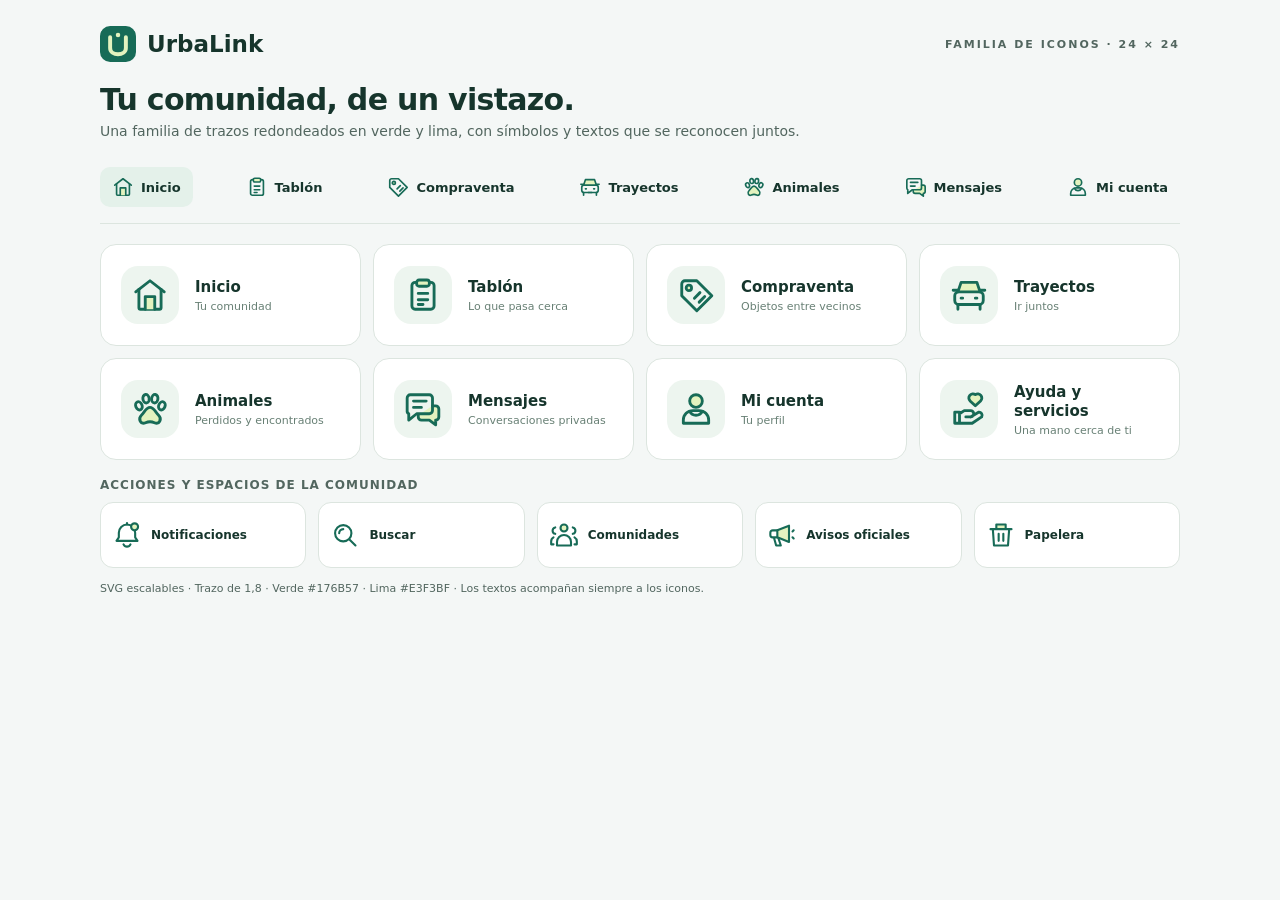
<file: docs/design/section-icons.html>
<!doctype html>
<html lang="es"><head><meta charset="utf-8"><meta name="viewport" content="width=device-width,initial-scale=1"><title>UrbaLink · Iconos de secciones</title><style>
:root{font-family:system-ui,-apple-system,"Segoe UI",sans-serif;color:#16352c;background:#f4f7f6}*{box-sizing:border-box}body{margin:0}main{max-width:1140px;margin:auto;padding:26px 30px}header{display:flex;align-items:center;gap:11px;font-size:23px;font-weight:750}header img{width:36px;height:36px}.eyebrow{margin-left:auto;font-size:11px;letter-spacing:2px;color:#52665f}h1{font-size:30px;letter-spacing:-.7px;margin:20px 0 6px}p{font-size:14px;color:#52665f;margin:0 0 18px}.nav{display:flex;justify-content:space-between;gap:8px;margin:0 0 20px;padding:10px 0 16px;border-bottom:1px solid #dce5df}.nav span{display:flex;align-items:center;gap:7px;padding:9px 12px;font-size:13px;font-weight:650}.nav span:first-child{background:#e4f1ea;border-radius:10px}.nav img{width:22px;height:22px}.icons{display:grid;grid-template-columns:repeat(4,1fr);gap:12px}.tile{display:flex;align-items:center;gap:16px;background:white;border:1px solid #dce5df;border-radius:16px;padding:20px;min-height:102px}.glyph{display:flex;align-items:center;justify-content:center;background:#edf5ef;width:58px;height:58px;border-radius:17px;flex-shrink:0}.glyph img{width:38px;height:38px}.tile strong{font-size:15px}.tile small{display:block;color:#688075;font-size:11px;margin-top:4px}.secondary-title{margin:18px 0 10px;font-size:12px;letter-spacing:1px;color:#52665f;font-weight:650}.secondary{display:grid;grid-template-columns:repeat(5,1fr);gap:12px}.secondary .tile{min-height:66px;padding:12px;gap:10px;border-radius:13px}.secondary img{width:28px;height:28px}.secondary strong{font-size:12px}.note{font-size:11px;margin:14px 0 0} @media(max-width:760px){main{padding:20px}.eyebrow{display:none}.nav{flex-wrap:wrap;justify-content:flex-start}.icons,.secondary{grid-template-columns:repeat(2,1fr)}.tile{padding:14px}.glyph{width:42px;height:42px}.glyph img{width:30px;height:30px}h1{font-size:25px}}
</style></head><body><main><header><img src="../../src/UrbaLink.Api/wwwroot/assets/mark.svg" alt="">UrbaLink<span class="eyebrow">FAMILIA DE ICONOS · 24 × 24</span></header><h1>Tu comunidad, de un vistazo.</h1><p>Una familia de trazos redondeados en verde y lima, con símbolos y textos que se reconocen juntos.</p>
<div class="nav"><span><img src="../../src/UrbaLink.Api/wwwroot/assets/icons/home.svg" alt="">Inicio</span><span><img src="../../src/UrbaLink.Api/wwwroot/assets/icons/board.svg" alt="">Tablón</span><span><img src="../../src/UrbaLink.Api/wwwroot/assets/icons/market.svg" alt="">Compraventa</span><span><img src="../../src/UrbaLink.Api/wwwroot/assets/icons/rides.svg" alt="">Trayectos</span><span><img src="../../src/UrbaLink.Api/wwwroot/assets/icons/animals.svg" alt="">Animales</span><span><img src="../../src/UrbaLink.Api/wwwroot/assets/icons/messages.svg" alt="">Mensajes</span><span><img src="../../src/UrbaLink.Api/wwwroot/assets/icons/profile.svg" alt="">Mi cuenta</span></div>
<div class="icons">
<div class="tile"><span class="glyph"><img src="../../src/UrbaLink.Api/wwwroot/assets/icons/home.svg" alt=""></span><div><strong>Inicio</strong><small>Tu comunidad</small></div></div>
<div class="tile"><span class="glyph"><img src="../../src/UrbaLink.Api/wwwroot/assets/icons/board.svg" alt=""></span><div><strong>Tablón</strong><small>Lo que pasa cerca</small></div></div>
<div class="tile"><span class="glyph"><img src="../../src/UrbaLink.Api/wwwroot/assets/icons/market.svg" alt=""></span><div><strong>Compraventa</strong><small>Objetos entre vecinos</small></div></div>
<div class="tile"><span class="glyph"><img src="../../src/UrbaLink.Api/wwwroot/assets/icons/rides.svg" alt=""></span><div><strong>Trayectos</strong><small>Ir juntos</small></div></div>
<div class="tile"><span class="glyph"><img src="../../src/UrbaLink.Api/wwwroot/assets/icons/animals.svg" alt=""></span><div><strong>Animales</strong><small>Perdidos y encontrados</small></div></div>
<div class="tile"><span class="glyph"><img src="../../src/UrbaLink.Api/wwwroot/assets/icons/messages.svg" alt=""></span><div><strong>Mensajes</strong><small>Conversaciones privadas</small></div></div>
<div class="tile"><span class="glyph"><img src="../../src/UrbaLink.Api/wwwroot/assets/icons/profile.svg" alt=""></span><div><strong>Mi cuenta</strong><small>Tu perfil</small></div></div>
<div class="tile"><span class="glyph"><img src="../../src/UrbaLink.Api/wwwroot/assets/icons/help.svg" alt=""></span><div><strong>Ayuda y servicios</strong><small>Una mano cerca de ti</small></div></div>
</div><p class="secondary-title">ACCIONES Y ESPACIOS DE LA COMUNIDAD</p><div class="secondary">
<div class="tile"><img src="../../src/UrbaLink.Api/wwwroot/assets/icons/bell.svg" alt=""><strong>Notificaciones</strong></div><div class="tile"><img src="../../src/UrbaLink.Api/wwwroot/assets/icons/search.svg" alt=""><strong>Buscar</strong></div><div class="tile"><img src="../../src/UrbaLink.Api/wwwroot/assets/icons/community.svg" alt=""><strong>Comunidades</strong></div><div class="tile"><img src="../../src/UrbaLink.Api/wwwroot/assets/icons/notice.svg" alt=""><strong>Avisos oficiales</strong></div><div class="tile"><img src="../../src/UrbaLink.Api/wwwroot/assets/icons/trash.svg" alt=""><strong>Papelera</strong></div></div><p class="note">SVG escalables · Trazo de 1,8 · Verde #176B57 · Lima #E3F3BF · Los textos acompañan siempre a los iconos.</p></main></body></html>
</file>
